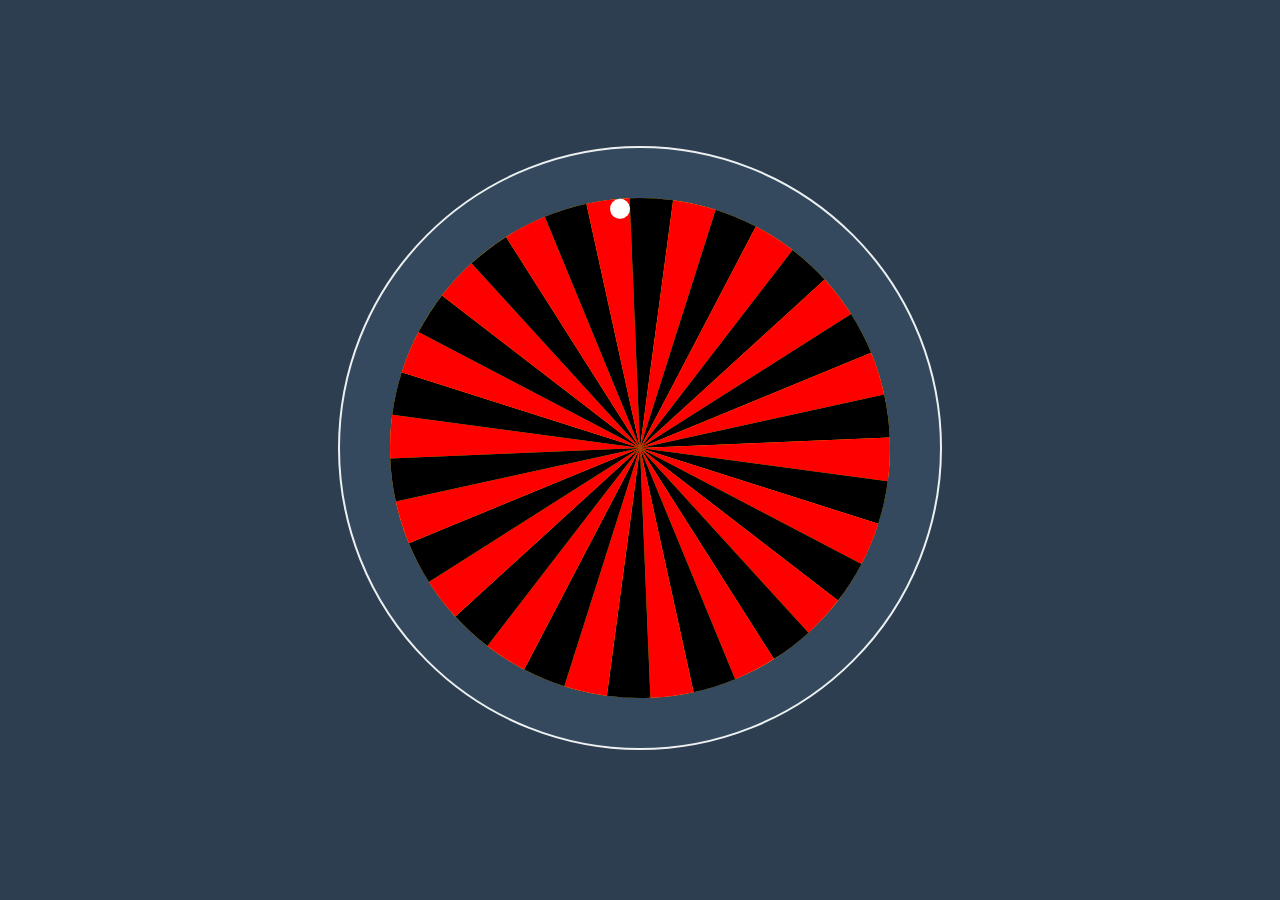
<file: GPT-4.1/roulette-game/src/index.html>
<!DOCTYPE html>
<html lang="en">
<head>
    <meta charset="UTF-8">
    <meta name="viewport" content="width=device-width, initial-scale=1.0">
    <title>Roulette Game</title>
    <link rel="stylesheet" href="styles.css">
</head>
<body>
    <div class="container">
        <canvas id="rouletteCanvas" width="600" height="600"></canvas>
    </div>
    <script src="main.js"></script>
</body>
</html>
</file>
<file: GPT-4.1/roulette-game/src/styles.css>
body {
    display: flex;
    justify-content: center;
    align-items: center;
    height: 100vh;
    background-color: #2c3e50;
    margin: 0;
}

canvas {
    border: 2px solid #ecf0f1;
    border-radius: 50%;
    background-color: #34495e;
}

#wheel {
    position: relative;
}

#ball {
    position: absolute;
    width: 10px;
    height: 10px;
    background-color: #e74c3c;
    border-radius: 50%;
    top: 50%;
    left: 50%;
    transform: translate(-50%, -50%);
    transition: transform 0.1s ease;
}
</file>
